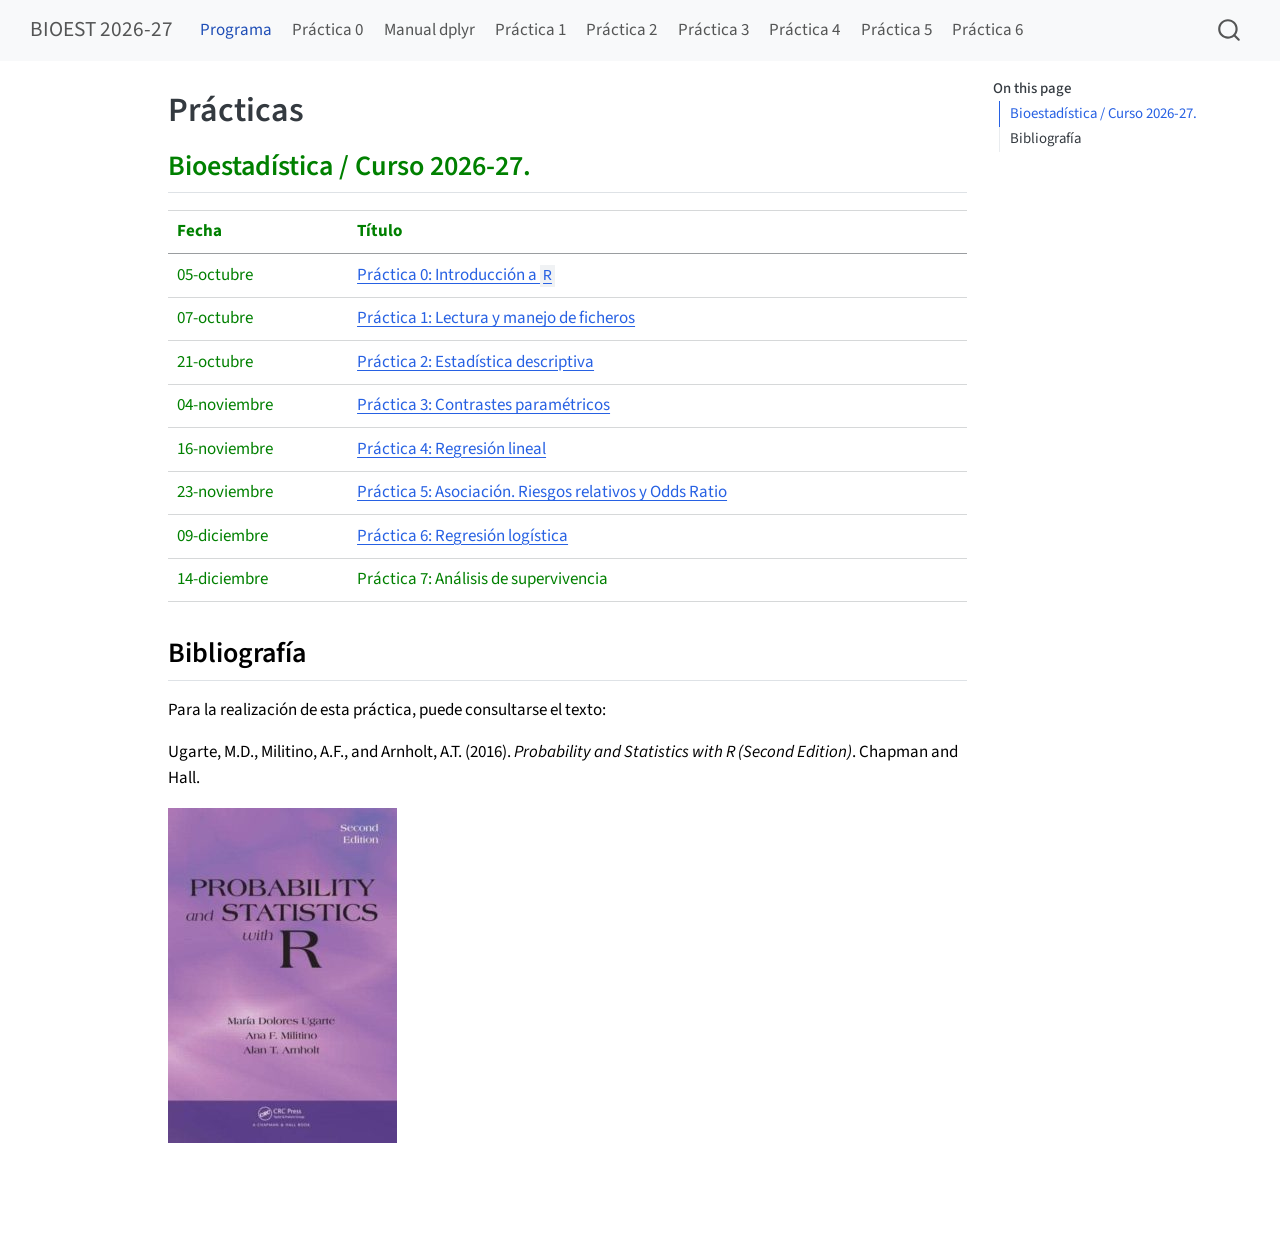
<file: docs/index.html>
<!DOCTYPE html>
<html xmlns="http://www.w3.org/1999/xhtml" lang="en" xml:lang="en"><head>

<meta charset="utf-8">
<meta name="generator" content="quarto-1.9.38">

<meta name="viewport" content="width=device-width, initial-scale=1.0, user-scalable=yes">


<title>Prácticas – BIOEST 2026-27</title>
<style>
/* Default styles provided by pandoc.
** See https://pandoc.org/MANUAL.html#variables-for-html for config info.
*/
code{white-space: pre-wrap;}
span.smallcaps{font-variant: small-caps;}
div.columns{display: flex; gap: min(4vw, 1.5em);}
div.column{flex: auto; overflow-x: auto;}
div.hanging-indent{margin-left: 1.5em; text-indent: -1.5em;}
ul.task-list{list-style: none;}
ul.task-list li input[type="checkbox"] {
  width: 0.8em;
  margin: 0 0.8em 0.2em -1em; /* quarto-specific, see https://github.com/quarto-dev/quarto-cli/issues/4556 */ 
  vertical-align: middle;
}
</style>


<script src="site_libs/quarto-nav/quarto-nav.js"></script>
<script src="site_libs/quarto-nav/headroom.min.js"></script>
<script src="site_libs/clipboard/clipboard.min.js"></script>
<script src="site_libs/quarto-search/autocomplete.umd.js"></script>
<script src="site_libs/quarto-search/fuse.min.js"></script>
<script src="site_libs/quarto-search/quarto-search.js"></script>
<meta name="quarto:offset" content="./">
<script src="site_libs/quarto-html/quarto.js" type="module"></script>
<script src="site_libs/quarto-html/tabsets/tabsets.js" type="module"></script>
<script src="site_libs/quarto-html/popper.min.js"></script>
<script src="site_libs/quarto-html/tippy.umd.min.js"></script>
<script src="site_libs/quarto-html/anchor.min.js"></script>
<link href="site_libs/quarto-html/tippy.css" rel="stylesheet">
<link href="site_libs/quarto-html/quarto-syntax-highlighting-15634bcf2e68342d4ad2dfa704d543f6.css" rel="stylesheet" id="quarto-text-highlighting-styles">
<script src="site_libs/bootstrap/bootstrap.min.js"></script>
<link href="site_libs/bootstrap/bootstrap-icons.css" rel="stylesheet">
<link href="site_libs/bootstrap/bootstrap-a0f9fd0d421825b736dc1bbcbcba2219.min.css" rel="stylesheet" append-hash="true" id="quarto-bootstrap" data-mode="light">
<script id="quarto-search-options" type="application/json">{
  "location": "navbar",
  "copy-button": false,
  "collapse-after": 3,
  "panel-placement": "end",
  "type": "overlay",
  "limit": 50,
  "keyboard-shortcut": [
    "f",
    "/",
    "s"
  ],
  "show-item-context": false,
  "language": {
    "search-no-results-text": "No results",
    "search-matching-documents-text": "matching documents",
    "search-copy-link-title": "Copy link to search",
    "search-hide-matches-text": "Hide additional matches",
    "search-more-match-text": "more match in this document",
    "search-more-matches-text": "more matches in this document",
    "search-clear-button-title": "Clear",
    "search-text-placeholder": "",
    "search-detached-cancel-button-title": "Cancel",
    "search-submit-button-title": "Submit",
    "search-label": "Search"
  }
}</script>


<link rel="stylesheet" href="styles.css">
</head>

<body class="nav-fixed quarto-light">

<div id="quarto-search-results"></div>
  <header id="quarto-header" class="headroom fixed-top">
    <nav class="navbar navbar-expand-lg " data-bs-theme="dark">
      <div class="navbar-container container-fluid">
      <div class="navbar-brand-container mx-auto">
    <a class="navbar-brand" href="./index.html">
    <span class="navbar-title">BIOEST 2026-27</span>
    </a>
  </div>
            <div id="quarto-search" class="" title="Search"></div>
          <button class="navbar-toggler" type="button" data-bs-toggle="collapse" data-bs-target="#navbarCollapse" aria-controls="navbarCollapse" role="menu" aria-expanded="false" aria-label="Toggle navigation" onclick="if (window.quartoToggleHeadroom) { window.quartoToggleHeadroom(); }">
  <span class="navbar-toggler-icon"></span>
</button>
          <div class="collapse navbar-collapse" id="navbarCollapse">
            <ul class="navbar-nav navbar-nav-scroll me-auto">
  <li class="nav-item">
    <a class="nav-link active" href="./index.html" aria-current="page"> 
<span class="menu-text">Programa</span></a>
  </li>  
  <li class="nav-item">
    <a class="nav-link" href="./Practica0.html"> 
<span class="menu-text">Práctica 0</span></a>
  </li>  
  <li class="nav-item">
    <a class="nav-link" href="./Manual_dplyr.html"> 
<span class="menu-text">Manual dplyr</span></a>
  </li>  
  <li class="nav-item">
    <a class="nav-link" href="./Practica1.html"> 
<span class="menu-text">Práctica 1</span></a>
  </li>  
  <li class="nav-item">
    <a class="nav-link" href="./Practica2.html"> 
<span class="menu-text">Práctica 2</span></a>
  </li>  
  <li class="nav-item">
    <a class="nav-link" href="./Practica3.html"> 
<span class="menu-text">Práctica 3</span></a>
  </li>  
  <li class="nav-item">
    <a class="nav-link" href="./Practica4.html"> 
<span class="menu-text">Práctica 4</span></a>
  </li>  
  <li class="nav-item">
    <a class="nav-link" href="./Practica5.html"> 
<span class="menu-text">Práctica 5</span></a>
  </li>  
  <li class="nav-item">
    <a class="nav-link" href="./Practica6.html"> 
<span class="menu-text">Práctica 6</span></a>
  </li>  
</ul>
          </div> <!-- /navcollapse -->
            <div class="quarto-navbar-tools">
</div>
      </div> <!-- /container-fluid -->
    </nav>
</header>
<!-- content -->
<div id="quarto-content" class="quarto-container page-columns page-rows-contents page-layout-article page-navbar">
<!-- sidebar -->
<!-- margin-sidebar -->
    <div id="quarto-margin-sidebar" class="sidebar margin-sidebar">
        <nav id="TOC" role="doc-toc" class="toc-active">
    <h2 id="toc-title">On this page</h2>
   
  <ul>
  <li><a href="#bioestadística-curso-2026-27." id="toc-bioestadística-curso-2026-27." class="nav-link active" data-scroll-target="#bioestadística-curso-2026-27.">Bioestadística / Curso 2026-27.</a></li>
  <li><a href="#bibliografía" id="toc-bibliografía" class="nav-link" data-scroll-target="#bibliografía">Bibliografía</a></li>
  </ul>
</nav>
    </div>
<!-- main -->
<main class="content" id="quarto-document-content">

<header id="title-block-header" class="quarto-title-block default">
<div class="quarto-title">
<h1 class="title">Prácticas</h1>
</div>



<div class="quarto-title-meta">

    
  
    
  </div>
  


</header>


<section id="bioestadística-curso-2026-27." class="level2" style="color: green">
<h2 style="color: green" class="anchored" data-anchor-id="bioestadística-curso-2026-27.">Bioestadística / Curso 2026-27.</h2>
<table class="caption-top table">
<thead>
<tr class="header">
<th>Fecha</th>
<th>Título</th>
</tr>
</thead>
<tbody>
<tr class="odd">
<td>05-octubre</td>
<td><a href="./Practica0.html">Práctica 0: Introducción a <code>R</code></a></td>
</tr>
<tr class="even">
<td>07-octubre</td>
<td><a href="./Practica1.html">Práctica 1: Lectura y manejo de ficheros</a></td>
</tr>
<tr class="odd">
<td>21-octubre</td>
<td><a href="./Practica2.html">Práctica 2: Estadística descriptiva</a></td>
</tr>
<tr class="even">
<td>04-noviembre</td>
<td><a href="./Practica3.html">Práctica 3: Contrastes paramétricos</a></td>
</tr>
<tr class="odd">
<td>16-noviembre</td>
<td><a href="./Practica4.html">Práctica 4: Regresión lineal</a></td>
</tr>
<tr class="even">
<td>23-noviembre</td>
<td><a href="./Practica5.html">Práctica 5: Asociación. Riesgos relativos y Odds Ratio</a></td>
</tr>
<tr class="odd">
<td>09-diciembre</td>
<td><a href="./Practica6.html">Práctica 6: Regresión logística</a></td>
</tr>
<tr class="even">
<td>14-diciembre</td>
<td>Práctica 7: Análisis de supervivencia</td>
</tr>
</tbody>
</table>
</section>
<section id="bibliografía" class="level2" style="color: black">
<h2 style="color: black" class="anchored" data-anchor-id="bibliografía">Bibliografía</h2>
<p>Para la realización de esta práctica, puede consultarse el texto:</p>
<p>Ugarte, M.D., Militino, A.F., and Arnholt, A.T. (2016). <em>Probability and Statistics with R (Second Edition)</em>. Chapman and Hall.</p>
<p><img src="img/PASWR2.jpg" class="img-fluid"></p>


</section>

</main> <!-- /main -->
<script id="quarto-html-after-body" type="application/javascript">
  window.document.addEventListener("DOMContentLoaded", function (event) {
    const icon = "";
    const anchorJS = new window.AnchorJS();
    anchorJS.options = {
      placement: 'right',
      icon: icon
    };
    anchorJS.add('.anchored');
    const isCodeAnnotation = (el) => {
      for (const clz of el.classList) {
        if (clz.startsWith('code-annotation-')) {                     
          return true;
        }
      }
      return false;
    }
    const onCopySuccess = function(e) {
      // button target
      const button = e.trigger;
      // don't keep focus
      button.blur();
      // flash "checked"
      button.classList.add('code-copy-button-checked');
      var currentTitle = button.getAttribute("title");
      button.setAttribute("title", "Copied!");
      let tooltip;
      if (window.bootstrap) {
        button.setAttribute("data-bs-toggle", "tooltip");
        button.setAttribute("data-bs-placement", "left");
        button.setAttribute("data-bs-title", "Copied!");
        tooltip = new bootstrap.Tooltip(button, 
          { trigger: "manual", 
            customClass: "code-copy-button-tooltip",
            offset: [0, -8]});
        tooltip.show();    
      }
      setTimeout(function() {
        if (tooltip) {
          tooltip.hide();
          button.removeAttribute("data-bs-title");
          button.removeAttribute("data-bs-toggle");
          button.removeAttribute("data-bs-placement");
        }
        button.setAttribute("title", currentTitle);
        button.classList.remove('code-copy-button-checked');
      }, 1000);
      // clear code selection
      e.clearSelection();
    }
    const getTextToCopy = function(trigger) {
      const outerScaffold = trigger.parentElement.cloneNode(true);
      const codeEl = outerScaffold.querySelector('code');
      for (const childEl of codeEl.children) {
        if (isCodeAnnotation(childEl)) {
          childEl.remove();
        }
      }
      return codeEl.innerText;
    }
    const clipboard = new window.ClipboardJS('.code-copy-button:not([data-in-quarto-modal])', {
      text: getTextToCopy
    });
    clipboard.on('success', onCopySuccess);
    if (window.document.getElementById('quarto-embedded-source-code-modal')) {
      const clipboardModal = new window.ClipboardJS('.code-copy-button[data-in-quarto-modal]', {
        text: getTextToCopy,
        container: window.document.getElementById('quarto-embedded-source-code-modal')
      });
      clipboardModal.on('success', onCopySuccess);
    }
      var localhostRegex = new RegExp(/^(?:http|https):\/\/localhost\:?[0-9]*\//);
      var mailtoRegex = new RegExp(/^mailto:/);
        var filterRegex = new RegExp('/' + window.location.host + '/');
      var isInternal = (href) => {
          return filterRegex.test(href) || localhostRegex.test(href) || mailtoRegex.test(href);
      }
      // Inspect non-navigation links and adorn them if external
     var links = window.document.querySelectorAll('a[href]:not(.nav-link):not(.navbar-brand):not(.toc-action):not(.sidebar-link):not(.sidebar-item-toggle):not(.pagination-link):not(.no-external):not([aria-hidden]):not(.dropdown-item):not(.quarto-navigation-tool):not(.about-link)');
      for (var i=0; i<links.length; i++) {
        const link = links[i];
        if (!isInternal(link.href)) {
          // undo the damage that might have been done by quarto-nav.js in the case of
          // links that we want to consider external
          if (link.dataset.originalHref !== undefined) {
            link.href = link.dataset.originalHref;
          }
            // target, if specified
            link.setAttribute("target", "_blank");
            if (link.getAttribute("rel") === null) {
              link.setAttribute("rel", "noopener");
            }
        }
      }
    function tippyHover(el, contentFn, onTriggerFn, onUntriggerFn) {
      const config = {
        allowHTML: true,
        maxWidth: 500,
        delay: 100,
        arrow: false,
        appendTo: function(el) {
            return el.parentElement;
        },
        interactive: true,
        interactiveBorder: 10,
        theme: 'quarto',
        placement: 'bottom-start',
      };
      if (contentFn) {
        config.content = contentFn;
      }
      if (onTriggerFn) {
        config.onTrigger = onTriggerFn;
      }
      if (onUntriggerFn) {
        config.onUntrigger = onUntriggerFn;
      }
      window.tippy(el, config); 
    }
    const noterefs = window.document.querySelectorAll('a[role="doc-noteref"]');
    for (var i=0; i<noterefs.length; i++) {
      const ref = noterefs[i];
      tippyHover(ref, function() {
        // use id or data attribute instead here
        let href = ref.getAttribute('data-footnote-href') || ref.getAttribute('href');
        try { href = new URL(href).hash; } catch {}
        const id = href.replace(/^#\/?/, "");
        const note = window.document.getElementById(id);
        if (note) {
          return note.innerHTML;
        } else {
          return "";
        }
      });
    }
    const xrefs = window.document.querySelectorAll('a.quarto-xref');
    const processXRef = (id, note) => {
      // Strip column container classes
      const stripColumnClz = (el) => {
        el.classList.remove("page-full", "page-columns");
        if (el.children) {
          for (const child of el.children) {
            stripColumnClz(child);
          }
        }
      }
      stripColumnClz(note)
      if (id === null || id.startsWith('sec-')) {
        // Special case sections, only their first couple elements
        const container = document.createElement("div");
        if (note.children && note.children.length > 2) {
          container.appendChild(note.children[0].cloneNode(true));
          for (let i = 1; i < note.children.length; i++) {
            const child = note.children[i];
            if (child.tagName === "P" && child.innerText === "") {
              continue;
            } else {
              container.appendChild(child.cloneNode(true));
              break;
            }
          }
          if (window.Quarto?.typesetMath) {
            window.Quarto.typesetMath(container);
          }
          return container.innerHTML
        } else {
          if (window.Quarto?.typesetMath) {
            window.Quarto.typesetMath(note);
          }
          return note.innerHTML;
        }
      } else {
        // Remove any anchor links if they are present
        const anchorLink = note.querySelector('a.anchorjs-link');
        if (anchorLink) {
          anchorLink.remove();
        }
        if (window.Quarto?.typesetMath) {
          window.Quarto.typesetMath(note);
        }
        if (note.classList.contains("callout")) {
          return note.outerHTML;
        } else {
          return note.innerHTML;
        }
      }
    }
    for (var i=0; i<xrefs.length; i++) {
      const xref = xrefs[i];
      tippyHover(xref, undefined, function(instance) {
        instance.disable();
        let url = xref.getAttribute('href');
        let hash = undefined; 
        if (url.startsWith('#')) {
          hash = url;
        } else {
          try { hash = new URL(url).hash; } catch {}
        }
        if (hash) {
          const id = hash.replace(/^#\/?/, "");
          const note = window.document.getElementById(id);
          if (note !== null) {
            try {
              const html = processXRef(id, note.cloneNode(true));
              instance.setContent(html);
            } finally {
              instance.enable();
              instance.show();
            }
          } else {
            // See if we can fetch this
            fetch(url.split('#')[0])
            .then(res => res.text())
            .then(html => {
              const parser = new DOMParser();
              const htmlDoc = parser.parseFromString(html, "text/html");
              const note = htmlDoc.getElementById(id);
              if (note !== null) {
                const html = processXRef(id, note);
                instance.setContent(html);
              } 
            }).finally(() => {
              instance.enable();
              instance.show();
            });
          }
        } else {
          // See if we can fetch a full url (with no hash to target)
          // This is a special case and we should probably do some content thinning / targeting
          fetch(url)
          .then(res => res.text())
          .then(html => {
            const parser = new DOMParser();
            const htmlDoc = parser.parseFromString(html, "text/html");
            const note = htmlDoc.querySelector('main.content');
            if (note !== null) {
              // This should only happen for chapter cross references
              // (since there is no id in the URL)
              // remove the first header
              if (note.children.length > 0 && note.children[0].tagName === "HEADER") {
                note.children[0].remove();
              }
              const html = processXRef(null, note);
              instance.setContent(html);
            } 
          }).finally(() => {
            instance.enable();
            instance.show();
          });
        }
      }, function(instance) {
      });
    }
        let selectedAnnoteEl;
        const selectorForAnnotation = ( cell, annotation) => {
          let cellAttr = 'data-code-cell="' + cell + '"';
          let lineAttr = 'data-code-annotation="' +  annotation + '"';
          const selector = 'span[' + cellAttr + '][' + lineAttr + ']';
          return selector;
        }
        const selectCodeLines = (annoteEl) => {
          const doc = window.document;
          const targetCell = annoteEl.getAttribute("data-target-cell");
          const targetAnnotation = annoteEl.getAttribute("data-target-annotation");
          const annoteSpan = window.document.querySelector(selectorForAnnotation(targetCell, targetAnnotation));
          const lines = annoteSpan.getAttribute("data-code-lines").split(",");
          const lineIds = lines.map((line) => {
            return targetCell + "-" + line;
          })
          let top = null;
          let height = null;
          let parent = null;
          if (lineIds.length > 0) {
              //compute the position of the single el (top and bottom and make a div)
              const el = window.document.getElementById(lineIds[0]);
              top = el.offsetTop;
              height = el.offsetHeight;
              parent = el.parentElement.parentElement;
            if (lineIds.length > 1) {
              const lastEl = window.document.getElementById(lineIds[lineIds.length - 1]);
              const bottom = lastEl.offsetTop + lastEl.offsetHeight;
              height = bottom - top;
            }
            if (top !== null && height !== null && parent !== null) {
              // cook up a div (if necessary) and position it 
              let div = window.document.getElementById("code-annotation-line-highlight");
              if (div === null) {
                div = window.document.createElement("div");
                div.setAttribute("id", "code-annotation-line-highlight");
                div.style.position = 'absolute';
                parent.appendChild(div);
              }
              div.style.top = top - 2 + "px";
              div.style.height = height + 4 + "px";
              div.style.left = 0;
              let gutterDiv = window.document.getElementById("code-annotation-line-highlight-gutter");
              if (gutterDiv === null) {
                gutterDiv = window.document.createElement("div");
                gutterDiv.setAttribute("id", "code-annotation-line-highlight-gutter");
                gutterDiv.style.position = 'absolute';
                const codeCell = window.document.getElementById(targetCell);
                const gutter = codeCell.querySelector('.code-annotation-gutter');
                gutter.appendChild(gutterDiv);
              }
              gutterDiv.style.top = top - 2 + "px";
              gutterDiv.style.height = height + 4 + "px";
            }
            selectedAnnoteEl = annoteEl;
          }
        };
        const unselectCodeLines = () => {
          const elementsIds = ["code-annotation-line-highlight", "code-annotation-line-highlight-gutter"];
          elementsIds.forEach((elId) => {
            const div = window.document.getElementById(elId);
            if (div) {
              div.remove();
            }
          });
          selectedAnnoteEl = undefined;
        };
          // Handle positioning of the toggle
      window.addEventListener(
        "resize",
        throttle(() => {
          elRect = undefined;
          if (selectedAnnoteEl) {
            selectCodeLines(selectedAnnoteEl);
          }
        }, 10)
      );
      function throttle(fn, ms) {
      let throttle = false;
      let timer;
        return (...args) => {
          if(!throttle) { // first call gets through
              fn.apply(this, args);
              throttle = true;
          } else { // all the others get throttled
              if(timer) clearTimeout(timer); // cancel #2
              timer = setTimeout(() => {
                fn.apply(this, args);
                timer = throttle = false;
              }, ms);
          }
        };
      }
        // Attach click handler to the DT
        const annoteDls = window.document.querySelectorAll('dt[data-target-cell]');
        for (const annoteDlNode of annoteDls) {
          annoteDlNode.addEventListener('click', (event) => {
            const clickedEl = event.target;
            if (clickedEl !== selectedAnnoteEl) {
              unselectCodeLines();
              const activeEl = window.document.querySelector('dt[data-target-cell].code-annotation-active');
              if (activeEl) {
                activeEl.classList.remove('code-annotation-active');
              }
              selectCodeLines(clickedEl);
              clickedEl.classList.add('code-annotation-active');
            } else {
              // Unselect the line
              unselectCodeLines();
              clickedEl.classList.remove('code-annotation-active');
            }
          });
        }
    const findCites = (el) => {
      const parentEl = el.parentElement;
      if (parentEl) {
        const cites = parentEl.dataset.cites;
        if (cites) {
          return {
            el,
            cites: cites.split(' ')
          };
        } else {
          return findCites(el.parentElement)
        }
      } else {
        return undefined;
      }
    };
    var bibliorefs = window.document.querySelectorAll('a[role="doc-biblioref"]');
    for (var i=0; i<bibliorefs.length; i++) {
      const ref = bibliorefs[i];
      const citeInfo = findCites(ref);
      if (citeInfo) {
        tippyHover(citeInfo.el, function() {
          var popup = window.document.createElement('div');
          citeInfo.cites.forEach(function(cite) {
            var citeDiv = window.document.createElement('div');
            citeDiv.classList.add('hanging-indent');
            citeDiv.classList.add('csl-entry');
            var biblioDiv = window.document.getElementById('ref-' + cite);
            if (biblioDiv) {
              citeDiv.innerHTML = biblioDiv.innerHTML;
            }
            popup.appendChild(citeDiv);
          });
          return popup.innerHTML;
        });
      }
    }
  });
  </script>
</div> <!-- /content -->




</body></html>
</file>
<file: docs/site_libs/quarto-html/tippy.css>
.tippy-box[data-animation=fade][data-state=hidden]{opacity:0}[data-tippy-root]{max-width:calc(100vw - 10px)}.tippy-box{position:relative;background-color:#333;color:#fff;border-radius:4px;font-size:14px;line-height:1.4;white-space:normal;outline:0;transition-property:transform,visibility,opacity}.tippy-box[data-placement^=top]>.tippy-arrow{bottom:0}.tippy-box[data-placement^=top]>.tippy-arrow:before{bottom:-7px;left:0;border-width:8px 8px 0;border-top-color:initial;transform-origin:center top}.tippy-box[data-placement^=bottom]>.tippy-arrow{top:0}.tippy-box[data-placement^=bottom]>.tippy-arrow:before{top:-7px;left:0;border-width:0 8px 8px;border-bottom-color:initial;transform-origin:center bottom}.tippy-box[data-placement^=left]>.tippy-arrow{right:0}.tippy-box[data-placement^=left]>.tippy-arrow:before{border-width:8px 0 8px 8px;border-left-color:initial;right:-7px;transform-origin:center left}.tippy-box[data-placement^=right]>.tippy-arrow{left:0}.tippy-box[data-placement^=right]>.tippy-arrow:before{left:-7px;border-width:8px 8px 8px 0;border-right-color:initial;transform-origin:center right}.tippy-box[data-inertia][data-state=visible]{transition-timing-function:cubic-bezier(.54,1.5,.38,1.11)}.tippy-arrow{width:16px;height:16px;color:#333}.tippy-arrow:before{content:"";position:absolute;border-color:transparent;border-style:solid}.tippy-content{position:relative;padding:5px 9px;z-index:1}
</file>
<file: docs/site_libs/quarto-html/quarto-syntax-highlighting-15634bcf2e68342d4ad2dfa704d543f6.css>
/* quarto syntax highlight colors */
:root {
  --quarto-hl-ot-color: #003B4F;
  --quarto-hl-at-color: #657422;
  --quarto-hl-ss-color: #20794D;
  --quarto-hl-an-color: #5E5E5E;
  --quarto-hl-fu-color: #4758AB;
  --quarto-hl-st-color: #20794D;
  --quarto-hl-cf-color: #003B4F;
  --quarto-hl-op-color: #5E5E5E;
  --quarto-hl-er-color: #AD0000;
  --quarto-hl-bn-color: #AD0000;
  --quarto-hl-al-color: #AD0000;
  --quarto-hl-va-color: #111111;
  --quarto-hl-bu-color: inherit;
  --quarto-hl-ex-color: inherit;
  --quarto-hl-pp-color: #AD0000;
  --quarto-hl-in-color: #5E5E5E;
  --quarto-hl-vs-color: #20794D;
  --quarto-hl-wa-color: #5E5E5E;
  --quarto-hl-do-color: #5E5E5E;
  --quarto-hl-im-color: #00769E;
  --quarto-hl-ch-color: #20794D;
  --quarto-hl-dt-color: #AD0000;
  --quarto-hl-fl-color: #AD0000;
  --quarto-hl-co-color: #5E5E5E;
  --quarto-hl-cv-color: #5E5E5E;
  --quarto-hl-cn-color: #8f5902;
  --quarto-hl-sc-color: #5E5E5E;
  --quarto-hl-dv-color: #AD0000;
  --quarto-hl-kw-color: #003B4F;
}

/* other quarto variables */
:root {
  --quarto-font-monospace: SFMono-Regular, Menlo, Monaco, Consolas, "Liberation Mono", "Courier New", monospace;
}

/* syntax highlight based on Pandoc's rules */
pre > code.sourceCode > span {
  color: #003B4F;
}

code.sourceCode > span {
  color: #003B4F;
}

div.sourceCode,
div.sourceCode pre.sourceCode {
  color: #003B4F;
}

/* Normal */
code span {
  color: #003B4F;
}

/* Alert */
code span.al {
  color: #AD0000;
  font-style: inherit;
}

/* Annotation */
code span.an {
  color: #5E5E5E;
  font-style: inherit;
}

/* Attribute */
code span.at {
  color: #657422;
  font-style: inherit;
}

/* BaseN */
code span.bn {
  color: #AD0000;
  font-style: inherit;
}

/* BuiltIn */
code span.bu {
  font-style: inherit;
}

/* ControlFlow */
code span.cf {
  color: #003B4F;
  font-weight: bold;
  font-style: inherit;
}

/* Char */
code span.ch {
  color: #20794D;
  font-style: inherit;
}

/* Constant */
code span.cn {
  color: #8f5902;
  font-style: inherit;
}

/* Comment */
code span.co {
  color: #5E5E5E;
  font-style: inherit;
}

/* CommentVar */
code span.cv {
  color: #5E5E5E;
  font-style: italic;
}

/* Documentation */
code span.do {
  color: #5E5E5E;
  font-style: italic;
}

/* DataType */
code span.dt {
  color: #AD0000;
  font-style: inherit;
}

/* DecVal */
code span.dv {
  color: #AD0000;
  font-style: inherit;
}

/* Error */
code span.er {
  color: #AD0000;
  font-style: inherit;
}

/* Extension */
code span.ex {
  font-style: inherit;
}

/* Float */
code span.fl {
  color: #AD0000;
  font-style: inherit;
}

/* Function */
code span.fu {
  color: #4758AB;
  font-style: inherit;
}

/* Import */
code span.im {
  color: #00769E;
  font-style: inherit;
}

/* Information */
code span.in {
  color: #5E5E5E;
  font-style: inherit;
}

/* Keyword */
code span.kw {
  color: #003B4F;
  font-weight: bold;
  font-style: inherit;
}

/* Operator */
code span.op {
  color: #5E5E5E;
  font-style: inherit;
}

/* Other */
code span.ot {
  color: #003B4F;
  font-style: inherit;
}

/* Preprocessor */
code span.pp {
  color: #AD0000;
  font-style: inherit;
}

/* SpecialChar */
code span.sc {
  color: #5E5E5E;
  font-style: inherit;
}

/* SpecialString */
code span.ss {
  color: #20794D;
  font-style: inherit;
}

/* String */
code span.st {
  color: #20794D;
  font-style: inherit;
}

/* Variable */
code span.va {
  color: #111111;
  font-style: inherit;
}

/* VerbatimString */
code span.vs {
  color: #20794D;
  font-style: inherit;
}

/* Warning */
code span.wa {
  color: #5E5E5E;
  font-style: italic;
}

.prevent-inlining {
  content: "</";
}

/*# sourceMappingURL=f23921c56f73e400b49028c9186a1aa0.css.map */
</file>
<file: docs/styles.css>
.cell-output-stdout {
  overflow-x: auto;
}
</file>
